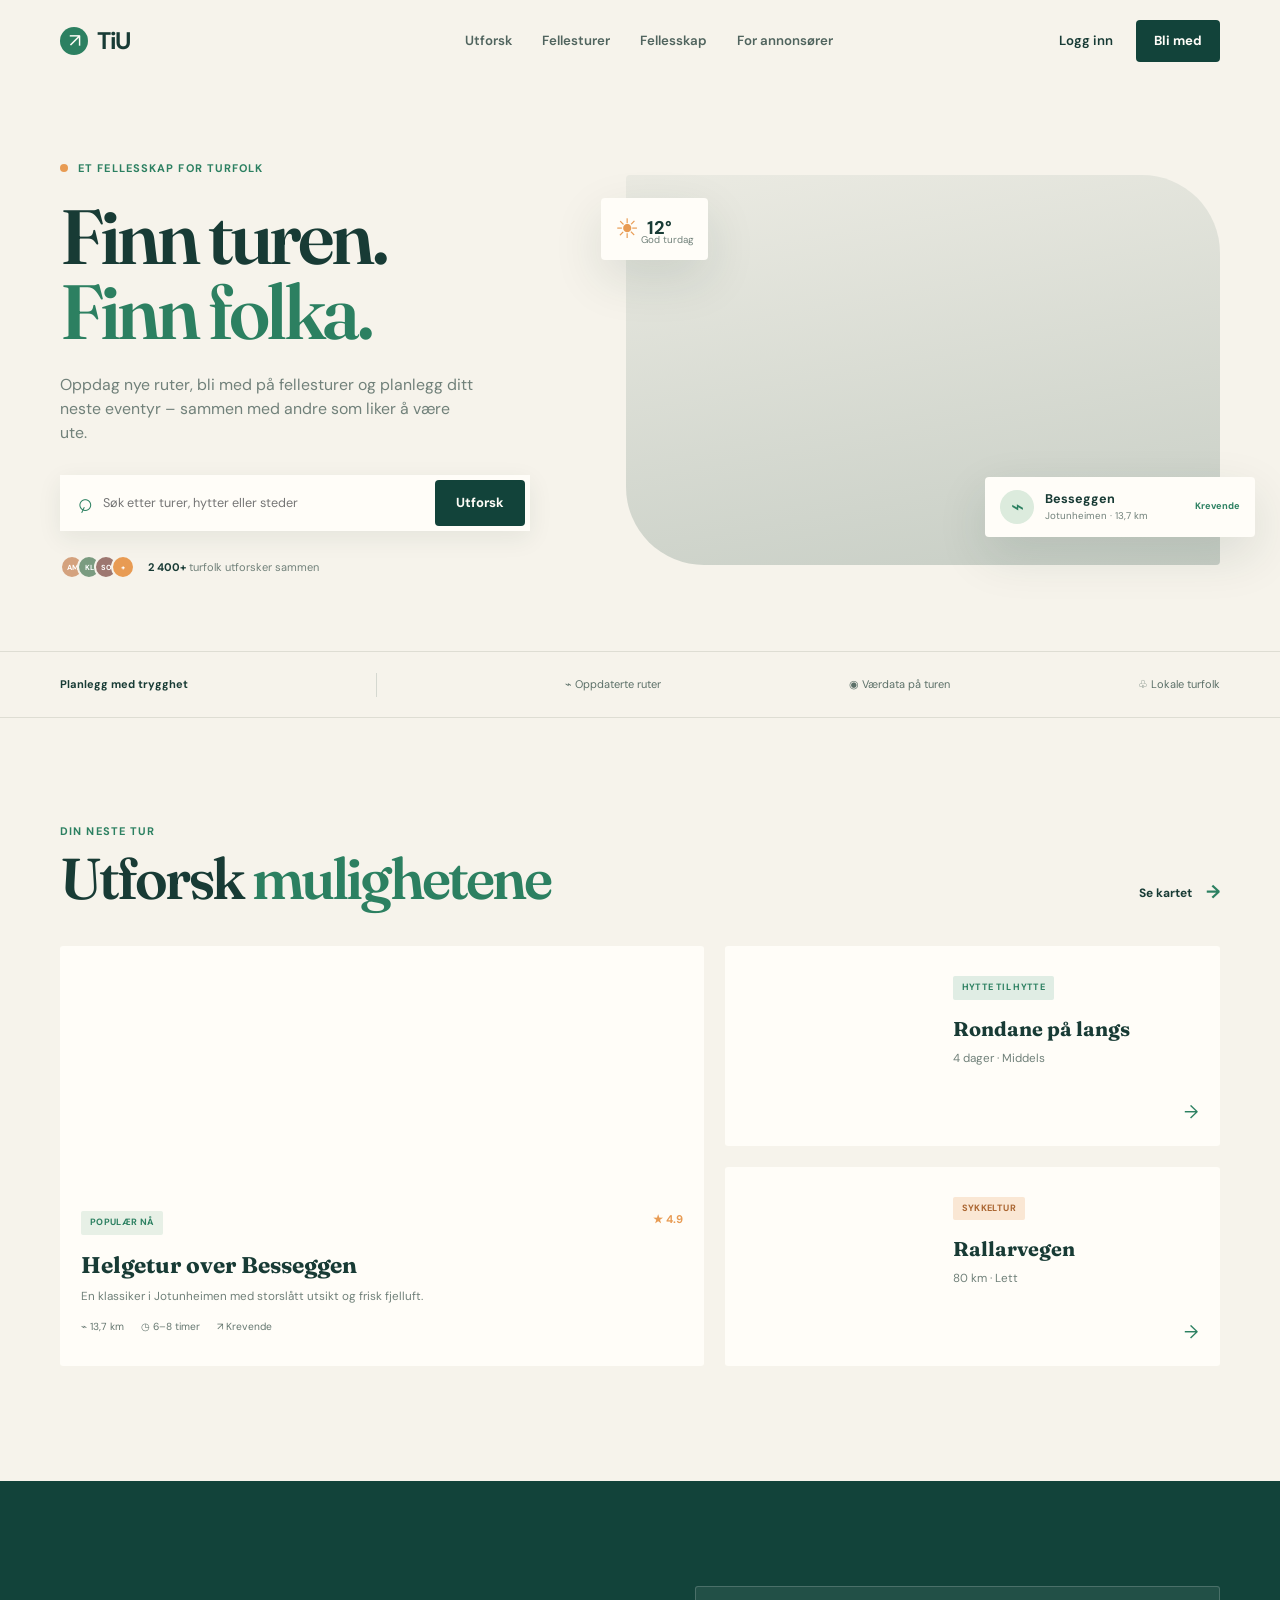
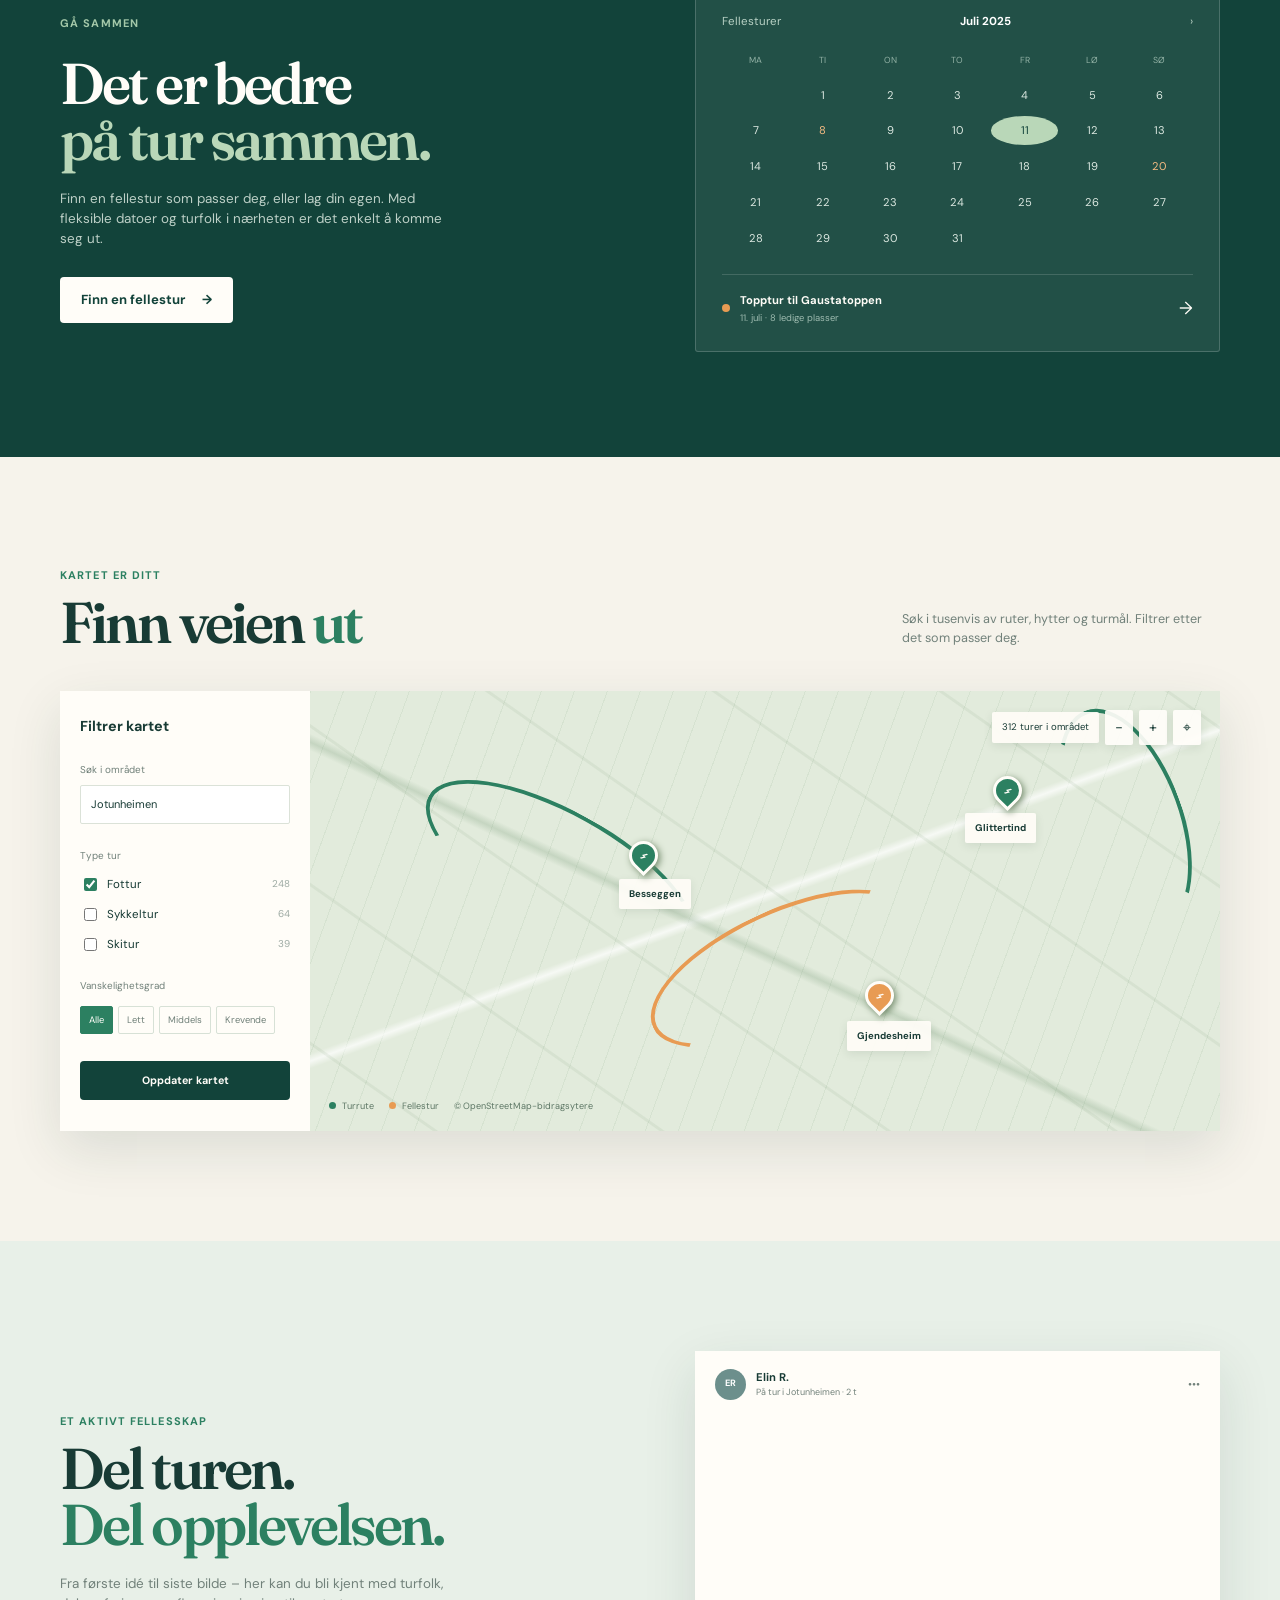
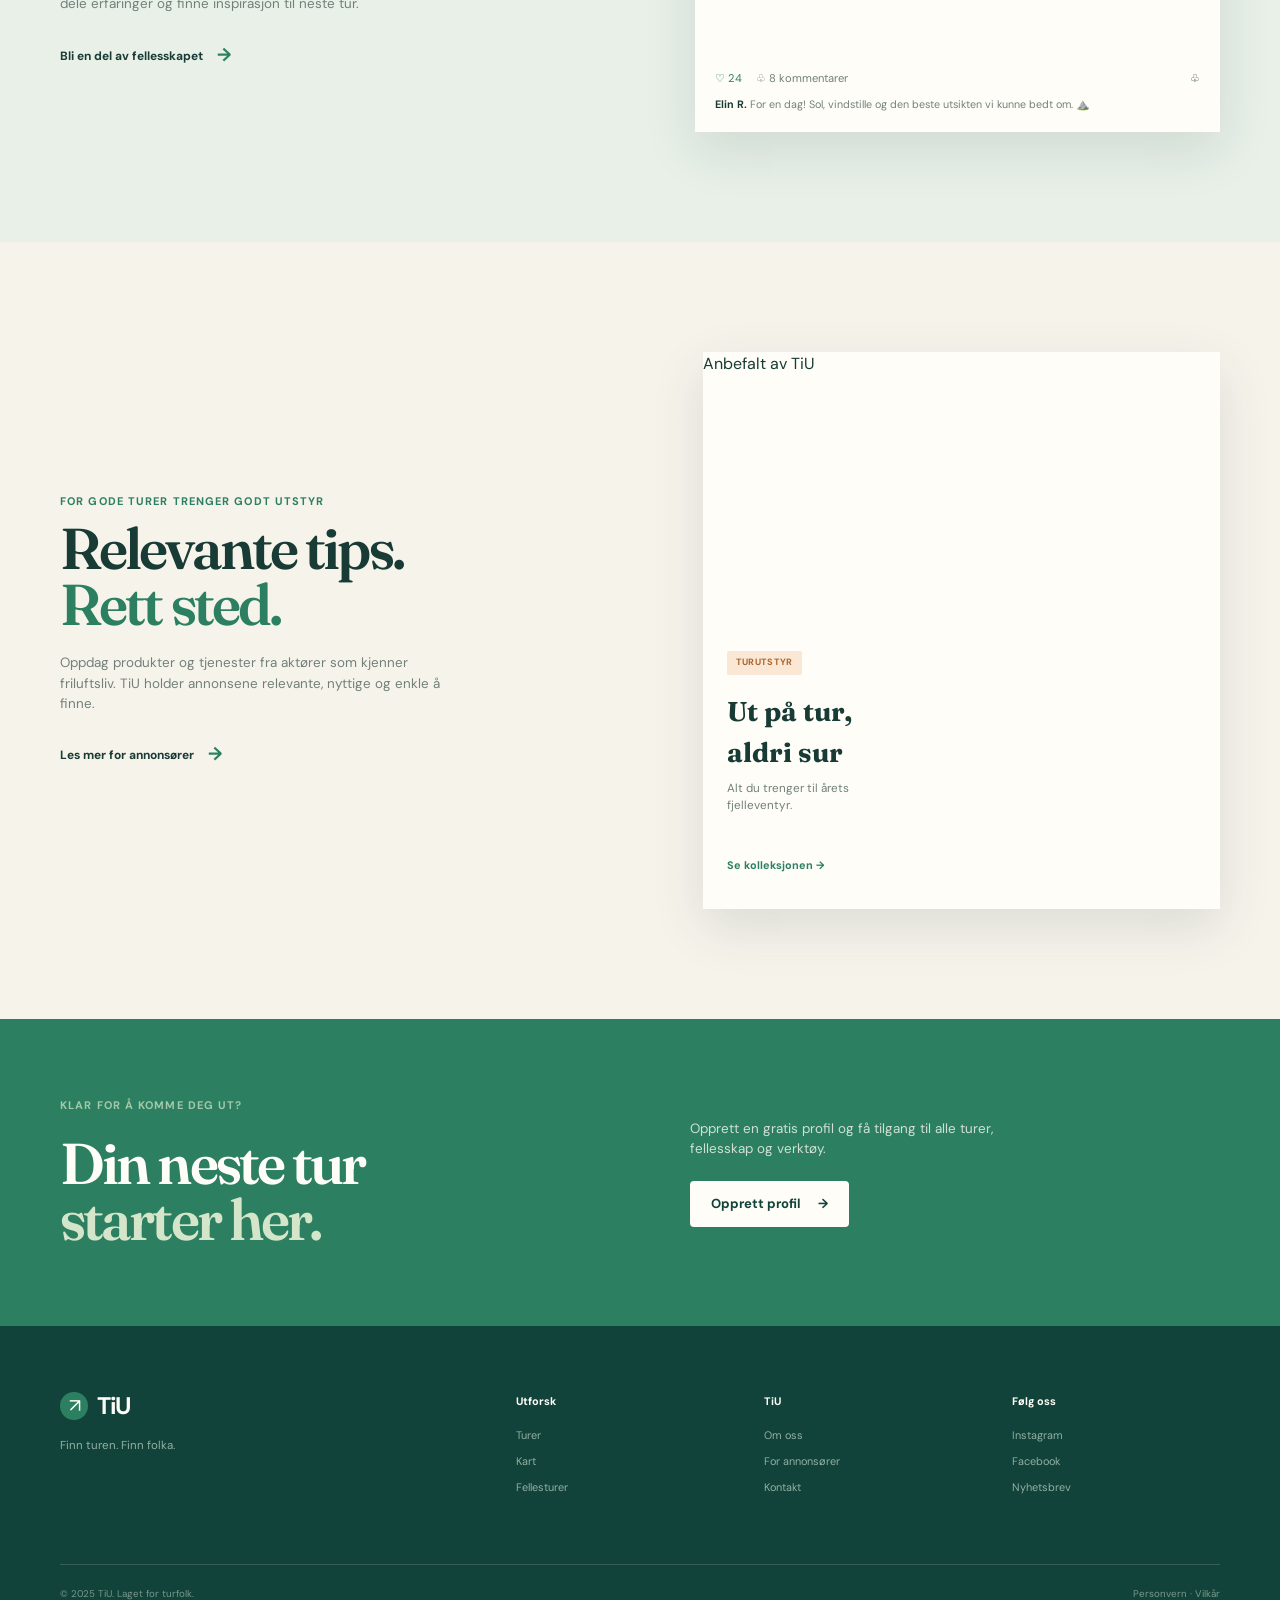
<file: Turapp/Tailwind copilot AI/index.html>
<!doctype html>
<html lang="no">
<head>
  <meta charset="UTF-8">
  <meta name="viewport" content="width=device-width, initial-scale=1.0">
  <meta name="description" content="TiU – finn turen, møt turfolk og planlegg neste eventyr.">
  <title>TiU | Finn turen sammen</title>
  <link rel="preconnect" href="https://fonts.googleapis.com">
  <link rel="preconnect" href="https://fonts.gstatic.com" crossorigin>
  <link href="https://fonts.googleapis.com/css2?family=DM+Sans:wght@400;500;600;700&family=Fraunces:opsz,wght@9..144,600;9..144,700&display=swap" rel="stylesheet">
  <link rel="stylesheet" href="styles.css">
</head>
<body>
  <header class="site-header">
    <a class="brand" href="#top" aria-label="TiU hjem">
      <span class="brand-mark">↗</span>
      <span>TiU</span>
    </a>
    <nav class="main-nav" aria-label="Hovedmeny">
      <a href="#utforsk">Utforsk</a>
      <a href="#fellesturer">Fellesturer</a>
      <a href="#fellesskap">Fellesskap</a>
      <a href="#annonser">For annonsører</a>
    </nav>
    <div class="header-actions">
      <a class="login-link" href="#registrer">Logg inn</a>
      <a class="button button-dark button-small" href="#registrer">Bli med</a>
    </div>
  </header>

  <main id="top">
    <section class="hero section-shell">
      <div class="hero-copy">
        <p class="eyebrow"><span class="eyebrow-dot"></span> Et fellesskap for turfolk</p>
        <h1>Finn turen.<br><em>Finn folka.</em></h1>
        <p class="hero-text">Oppdag nye ruter, bli med på fellesturer og planlegg ditt neste eventyr – sammen med andre som liker å være ute.</p>
        <form class="hero-search" action="#utforsk">
          <span class="search-icon">⌕</span>
          <input type="search" placeholder="Søk etter turer, hytter eller steder" aria-label="Søk etter turer, hytter eller steder">
          <button class="button button-dark" type="submit">Utforsk</button>
        </form>
        <div class="hero-meta">
          <span class="avatars"><i>AM</i><i>KL</i><i>SO</i><i>+</i></span>
          <span><strong>2 400+</strong> turfolk utforsker sammen</span>
        </div>
      </div>
      <div class="hero-visual">
        <div class="hero-photo photo-hero" role="img" aria-label="Fjellandskap ved soloppgang"></div>
        <div class="floating-card floating-route">
          <span class="card-icon green-icon">⌁</span>
          <div><strong>Besseggen</strong><small>Jotunheimen · 13,7 km</small></div>
          <span class="difficulty">Krevende</span>
        </div>
        <div class="floating-card floating-weather"><span>☀</span><strong>12°</strong><small>God turdag</small></div>
      </div>
    </section>

    <section class="trust-strip">
      <div class="section-shell trust-inner">
        <span>Planlegg med trygghet</span><span class="trust-divider"></span>
        <span>⌁ Oppdaterte ruter</span><span>◉ Værdata på turen</span><span>♧ Lokale turfolk</span>
      </div>
    </section>

    <section id="utforsk" class="section-shell explore-section">
      <div class="section-heading">
        <div><p class="eyebrow">Din neste tur</p><h2>Utforsk <em>mulighetene</em></h2></div>
        <a class="text-link" href="#kart">Se kartet <span>→</span></a>
      </div>
      <div class="explore-grid">
        <article class="feature-card large-feature">
          <div class="feature-image photo-besseggen"></div>
          <div class="feature-content"><div class="tag-row"><span class="tag tag-light">Populær nå</span><span class="rating">★ 4.9</span></div><h3>Helgetur over Besseggen</h3><p>En klassiker i Jotunheimen med storslått utsikt og frisk fjelluft.</p><div class="feature-details"><span>⌁ 13,7 km</span><span>◷ 6–8 timer</span><span>↗ Krevende</span></div></div>
        </article>
        <div class="small-features">
          <article class="feature-card horizontal-card"><div class="feature-image photo-cabin"></div><div class="feature-content"><span class="tag tag-green">Hytte til hytte</span><h3>Rondane på langs</h3><p>4 dager · Middels</p><a class="arrow-link" href="#utforsk">→</a></div></article>
          <article class="feature-card horizontal-card"><div class="feature-image photo-bike"></div><div class="feature-content"><span class="tag tag-orange">Sykkeltur</span><h3>Rallarvegen</h3><p>80 km · Lett</p><a class="arrow-link" href="#utforsk">→</a></div></article>
        </div>
      </div>
    </section>

    <section id="fellesturer" class="group-section">
      <div class="section-shell group-layout">
        <div class="group-copy"><p class="eyebrow eyebrow-light">Gå sammen</p><h2>Det er bedre<br><em>på tur sammen.</em></h2><p>Finn en fellestur som passer deg, eller lag din egen. Med fleksible datoer og turfolk i nærheten er det enkelt å komme seg ut.</p><a class="button button-light" href="#registrering">Finn en fellestur <span>→</span></a></div>
        <div class="calendar-card"><div class="calendar-top"><span>Fellesturer</span><strong>Juli 2025</strong><span>›</span></div><div class="calendar-days"><span>MA</span><span>TI</span><span>ON</span><span>TO</span><span>FR</span><span>LØ</span><span>SØ</span></div><div class="calendar-grid"><span></span><span>1</span><span>2</span><span>3</span><span>4</span><span>5</span><span>6</span><span>7</span><span class="has-event">8</span><span>9</span><span>10</span><span class="has-event active">11</span><span>12</span><span>13</span><span>14</span><span>15</span><span>16</span><span>17</span><span>18</span><span>19</span><span class="has-event">20</span><span>21</span><span>22</span><span>23</span><span>24</span><span>25</span><span>26</span><span>27</span><span>28</span><span>29</span><span>30</span><span>31</span></div><div class="calendar-event"><span class="event-dot"></span><div><strong>Topptur til Gaustatoppen</strong><small>11. juli · 8 ledige plasser</small></div><span>→</span></div></div>
      </div>
    </section>

    <section id="kart" class="section-shell map-section">
      <div class="section-heading"><div><p class="eyebrow">Kartet er ditt</p><h2>Finn veien <em>ut</em></h2></div><p class="section-intro">Søk i tusenvis av ruter, hytter og turmål. Filtrer etter det som passer deg.</p></div>
      <div class="map-layout"><aside class="filter-panel"><h3>Filtrer kartet</h3><label>Søk i området<input type="search" value="Jotunheimen" aria-label="Søk i området"></label><div class="filter-label">Type tur</div><label class="check"><input type="checkbox" checked> Fottur <span>248</span></label><label class="check"><input type="checkbox"> Sykkeltur <span>64</span></label><label class="check"><input type="checkbox"> Skitur <span>39</span></label><div class="filter-label">Vanskelighetsgrad</div><div class="pills"><button class="pill selected">Alle</button><button class="pill">Lett</button><button class="pill">Middels</button><button class="pill">Krevende</button></div><button class="button button-dark full-width" type="button">Oppdater kartet</button></aside><div class="map-placeholder"><div class="map-toolbar"><span class="map-result">312 turer i området</span><span class="map-control">−</span><span class="map-control">+</span><span class="map-control">⌖</span></div><div class="map-lines"><span class="route-line route-one"></span><span class="route-line route-two"></span><span class="route-line route-three"></span></div><div class="map-marker marker-one">⌁</div><div class="map-marker marker-two">⌁</div><div class="map-marker marker-three">⌁</div><div class="map-label label-one">Besseggen</div><div class="map-label label-two">Gjendesheim</div><div class="map-label label-three">Glittertind</div><div class="map-legend"><span><i class="legend-green"></i> Turrute</span><span><i class="legend-orange"></i> Fellestur</span><span>© OpenStreetMap-bidragsytere</span></div></div></div>
    </section>

    <section id="fellesskap" class="community-section"><div class="section-shell community-layout"><div><p class="eyebrow">Et aktivt fellesskap</p><h2>Del turen.<br><em>Del opplevelsen.</em></h2><p>Fra første idé til siste bilde – her kan du bli kjent med turfolk, dele erfaringer og finne inspirasjon til neste tur.</p><a class="text-link" href="#registrering">Bli en del av fellesskapet <span>→</span></a></div><div class="social-card"><div class="post-header"><span class="avatar avatar-blue">ER</span><div><strong>Elin R.</strong><small>På tur i Jotunheimen · 2 t</small></div><span class="more">•••</span></div><div class="post-photo photo-social"></div><div class="post-actions">♡ 24 <span>♧ 8 kommentarer</span><span class="save">♧</span></div><p><strong>Elin R.</strong> For en dag! Sol, vindstille og den beste utsikten vi kunne bedt om. ⛰️</p></div></div></section>

    <section id="annonser" class="section-shell partner-section"><div class="partner-copy"><p class="eyebrow">For gode turer trenger godt utstyr</p><h2>Relevante tips.<br><em>Rett sted.</em></h2><p>Oppdag produkter og tjenester fra aktører som kjenner friluftsliv. TiU holder annonsene relevante, nyttige og enkle å finne.</p><a class="text-link" href="#registrering">Les mer for annonsører <span>→</span></a></div><article class="ad-card"><span class="ad-label">Anbefalt av TiU</span><div class="ad-image photo-ad"></div><div class="ad-body"><span class="tag tag-orange">Turutstyr</span><h3>Ut på tur, aldri sur</h3><p>Alt du trenger til årets fjelleventyr.</p><span class="ad-link">Se kolleksjonen →</span></div></article></section>

    <section id="registrering" class="signup-section"><div class="section-shell signup-inner"><div><p class="eyebrow eyebrow-light">Klar for å komme deg ut?</p><h2>Din neste tur<br><em>starter her.</em></h2></div><div><p>Opprett en gratis profil og få tilgang til alle turer, fellesskap og verktøy.</p><a class="button button-light" href="#top">Opprett profil <span>→</span></a></div></div></section>
  </main>
  <footer class="site-footer"><div class="section-shell footer-grid"><div><a class="brand footer-brand" href="#top"><span class="brand-mark">↗</span><span>TiU</span></a><p>Finn turen. Finn folka.</p></div><div><h4>Utforsk</h4><a href="#utforsk">Turer</a><a href="#kart">Kart</a><a href="#fellesturer">Fellesturer</a></div><div><h4>TiU</h4><a href="#fellesskap">Om oss</a><a href="#annonser">For annonsører</a><a href="#registrering">Kontakt</a></div><div><h4>Følg oss</h4><a href="#fellesskap">Instagram</a><a href="#fellesskap">Facebook</a><a href="#fellesskap">Nyhetsbrev</a></div></div><div class="section-shell footer-bottom"><span>© 2025 TiU. Laget for turfolk.</span><span>Personvern · Vilkår</span></div></footer>
</body>
</html>
</file>
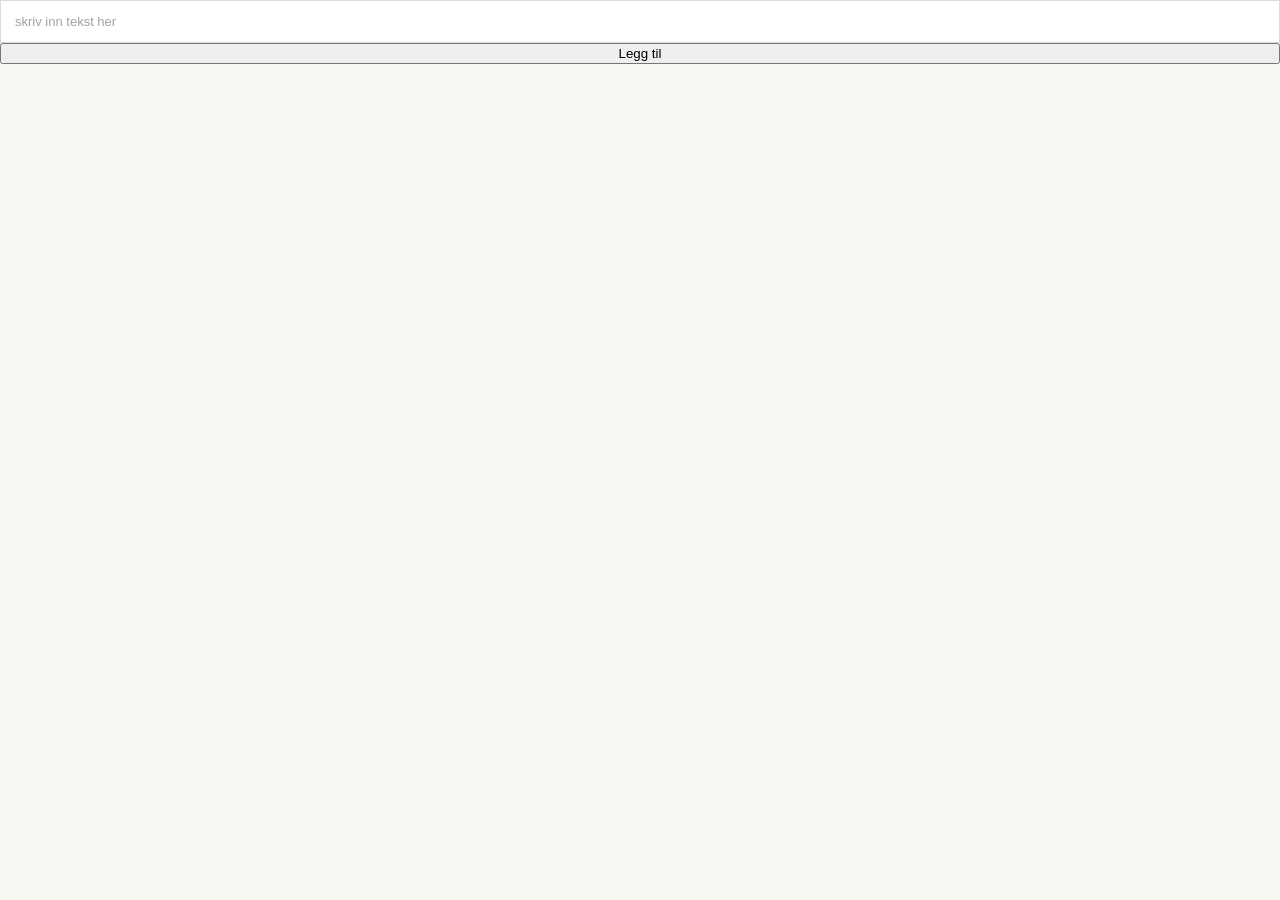
<file: Leksjon2.1.html>
<!doctype html>
<html lang="en">
  <head>
    <meta charset="UTF-8" />
    <meta name="viewport" content="width=device-width, initial-scale=1.0" />
    <title>Document</title>
    <link rel="stylesheet" href="style.css" />
  </head>

  <body>
    <input type="text" id="textInput" placeholder="skriv inn tekst her" />
    <button id="addBtn">Legg til</button>
    <div id="output"></div>
    <script src="script.js"></script>
  </body>
</html>
</file>
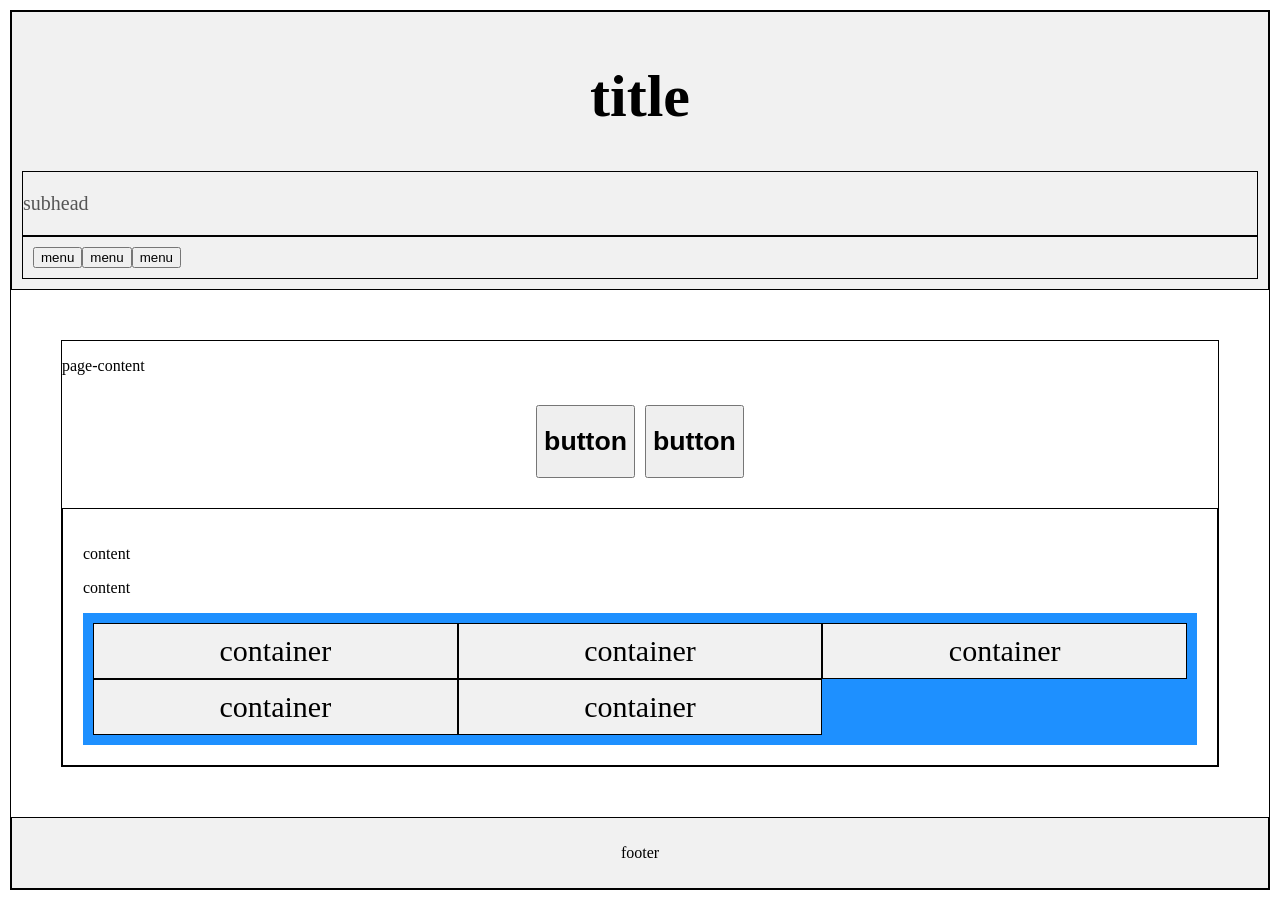
<file: leksjon1/grid.html>
<!DOCTYPE html>
<html>
<head>
<style>
.container {
  display: grid;
  grid-template-columns: auto auto auto;
  background-color: dodgerblue;
  padding: 10px;
}
.container div {
  background-color: #f1f1f1;
  border: 1px solid black;
  padding: 10px;
  font-size: 30px;
  text-align: center;
}
.header {
  background-color: #882020;
  padding: 30px;
  text-align: left;
  font-size: 35px;
}
.title {
  background-color: #f1f1f1;
  border: 1px solid black;
  padding: 10px;
  font-size: 30px;
  text-align: center;
  display: flex;
  flex-direction: column;
}
.menu {
  display: flex;
  justify-content: flex-start;
  align-items: center;
  background-color: #f1f1f1;
  padding: 10px;
  border: 1px solid black;
}
.subhead {
  font-size: 20px;
  color: #555;
  display: flex;
  border: 1px solid black;
}
.button {
  display: flex;
  justify-content: center;
  align-items: center;
  margin-top: 20px;
  border-radius: 5px;
  padding: 10px;
  gap: 10px;
}
body {
  margin: 10px;
  border: 1px solid black;
}
.page-content {
margin: 50px;
border: 1px solid black;
}
#content {
  margin-top: 20px;
  padding: 20px;
  border: 1px solid black;
}
footer {
  background-color: #f1f1f1;
  padding: 10px;
  text-align: center;
  border: 1px solid black;
}
</style>
</head>
<body>
<div class="title">
  <h1>title</h1>
  <div class="subhead">
    <p>subhead</p></div>
  <div class="menu">
    <button>menu</button>
    <button>menu</button>
    <button>menu</button>
  </div>
</div>

 <main class="page-content">  
    <p> page-content</p>  
<div class="button">
    <button onclick="document.getElementById('output').innerHTML = 'Button clicked!'"><h1>button</h1> </button>
    <button onclick="document.getElementById('output').innerHTML = 'Button clicked!'"><h1>button</h1></button>
</div>

<div id="content">
<p>content</p>

<p>content</p>

    <div class="container">
    <div>container</div>
    <div>container</div>
    <div>container</div>  
    <div>container</div>
    <div>container</div>
    </div>
</div>
 </main>
 <footer>
    <p>footer</p>
  </footer>
</body>
</html>
</file>
<file: Turapp/Tailwind copilot AI/styles.css>
:root {
  --ink: #183b35;
  --deep: #12433a;
  --green: #2c8061;
  --mint: #e8f0e8;
  --cream: #f6f3eb;
  --sand: #e7dfd1;
  --orange: #e89b53;
  --muted: #71817a;
  --white: #fffdf8;
  --shadow: 0 18px 50px rgba(24, 59, 53, .12);
}
* { box-sizing: border-box; }
html { scroll-behavior: smooth; }
body { margin: 0; background: var(--cream); color: var(--ink); font-family: 'DM Sans', sans-serif; line-height: 1.5; }
a { color: inherit; text-decoration: none; }
button, input { font: inherit; }
button { cursor: pointer; }
.section-shell { width: min(1160px, calc(100% - 48px)); margin: auto; }
.site-header { height: 82px; display: flex; align-items: center; justify-content: space-between; padding: 0 max(24px, calc((100% - 1160px) / 2)); background: var(--cream); }
.brand { display: flex; align-items: center; gap: 9px; font-size: 1.5rem; font-weight: 700; letter-spacing: -.06em; }
.brand-mark { display: grid; place-items: center; width: 28px; height: 28px; border-radius: 50%; color: var(--white); background: var(--green); font-size: 1.2rem; font-weight: 400; }
.main-nav { display: flex; gap: 30px; margin-left: 110px; font-size: .83rem; font-weight: 600; color: #50645e; }
.main-nav a:hover, .login-link:hover, .text-link:hover { color: var(--green); }
.header-actions { display: flex; align-items: center; gap: 23px; font-size: .83rem; font-weight: 600; }
.button { display: inline-flex; align-items: center; justify-content: center; gap: 17px; border: 0; border-radius: 4px; padding: 13px 21px; font-weight: 700; font-size: .82rem; transition: transform .2s, opacity .2s; }
.button:hover { transform: translateY(-2px); opacity: .9; }
.button-dark { color: var(--white); background: var(--deep); }
.button-light { color: var(--deep); background: var(--white); }
.button-small { padding: 11px 18px; }
.hero { display: grid; grid-template-columns: .9fr 1.1fr; gap: 80px; min-height: 535px; padding-top: 78px; padding-bottom: 72px; align-items: center; }
.eyebrow { display: flex; align-items: center; gap: 10px; color: var(--green); font-size: .69rem; letter-spacing: .1em; text-transform: uppercase; font-weight: 700; }
.eyebrow-dot { width: 8px; height: 8px; border-radius: 50%; background: var(--orange); }
h1, h2, h3, p { margin-top: 0; }
h1, h2 { font-family: Fraunces, Georgia, serif; font-weight: 600; letter-spacing: -.05em; line-height: .98; }
h1 { margin: 22px 0 24px; font-size: clamp(3.5rem, 6vw, 5.3rem); }
h2 { margin-bottom: 20px; font-size: clamp(2.7rem, 4.5vw, 4.2rem); }
em { color: var(--green); font-style: normal; }
.hero-text { max-width: 420px; color: var(--muted); font-size: .99rem; }
.hero-search { display: flex; align-items: center; max-width: 470px; margin-top: 31px; padding: 5px 5px 5px 17px; background: var(--white); box-shadow: 0 7px 24px rgba(30, 66, 56, .08); }
.search-icon { color: var(--green); font-size: 1.6rem; transform: rotate(-20deg); }
.hero-search input { flex: 1; min-width: 0; padding: 10px; border: 0; outline: 0; background: transparent; color: var(--ink); font-size: .79rem; }
.hero-meta { display: flex; align-items: center; gap: 13px; margin-top: 24px; color: var(--muted); font-size: .69rem; }
.hero-meta strong { color: var(--ink); }
.avatars { display: flex; padding-left: 7px; }
.avatars i { display: grid; place-items: center; width: 24px; height: 24px; margin-left: -7px; border: 2px solid var(--cream); border-radius: 50%; background: #d4a27e; color: #fff; font-size: .46rem; font-style: normal; font-weight: 700; }.avatars i:nth-child(2){background:#7a9b80}.avatars i:nth-child(3){background:#9d7770}.avatars i:last-child{background:var(--orange)}
.hero-visual { position: relative; height: 390px; }.hero-photo { height: 100%; border-radius: 4px 78px 4px 78px; }.photo-hero { background: linear-gradient(170deg, rgba(24,73,60,.05), rgba(13,58,45,.2)), url('https://images.unsplash.com/photo-1464822759023-fed622ff2c3b?auto=format&fit=crop&w=1100&q=85') center/cover; }
.floating-card { position: absolute; display: flex; align-items: center; gap: 11px; border-radius: 4px; background: var(--white); box-shadow: var(--shadow); }.floating-route { right: -35px; bottom: 28px; padding: 13px 15px; min-width: 270px; }.floating-route strong, .floating-weather strong { display: block; font-size: .79rem; }.floating-route small, .floating-weather small { display: block; color: var(--muted); font-size: .61rem; }.card-icon { display: grid; place-items: center; width: 34px; height: 34px; border-radius: 50%; font-size: 1.4rem; }.green-icon { color: var(--green); background: #dcebdd; }.difficulty { margin-left: auto; color: var(--green); font-size: .58rem; font-weight: 700; }.floating-weather { top: 23px; left: -25px; padding: 11px 14px; gap: 8px; }.floating-weather > span { color: var(--orange); font-size: 1.7rem; }.floating-weather strong { font-size: 1.15rem; }.floating-weather small { margin-left: -39px; margin-top: 23px; }
.trust-strip { border-top: 1px solid #deddd3; border-bottom: 1px solid #deddd3; }.trust-inner { display: flex; align-items: center; justify-content: space-between; min-height: 65px; color: var(--muted); font-size: .69rem; }.trust-inner > span:not(:first-child) { color: #5c7068; }.trust-inner span:first-child { font-weight: 700; color: var(--ink); }.trust-divider { width: 1px; height: 24px; background: #d5d8d0; }
.explore-section { padding: 105px 0 115px; }.section-heading { display: flex; align-items: end; justify-content: space-between; margin-bottom: 39px; }.section-heading h2 { margin-bottom: 0; }.text-link { display: inline-flex; gap: 14px; align-items: center; font-size: .75rem; font-weight: 700; }.text-link span, .arrow-link, .ad-link { color: var(--green); font-size: 1.15rem; }.explore-grid { display: grid; grid-template-columns: 1.13fr .87fr; gap: 21px; }.feature-card { overflow: hidden; background: var(--white); border-radius: 3px; }.large-feature { min-height: 420px; }.feature-image { background-position: center; background-size: cover; }.large-feature .feature-image { height: 247px; }.photo-besseggen { background-image: url('https://images.unsplash.com/photo-1464278533981-50106e6176b1?auto=format&fit=crop&w=900&q=80'); }.photo-cabin { background-image: url('https://images.unsplash.com/photo-1510798831971-661eb04b3739?auto=format&fit=crop&w=600&q=80'); }.photo-bike { background-image: url('https://images.unsplash.com/photo-1541625602330-2277a4c46182?auto=format&fit=crop&w=600&q=80'); }.feature-content { padding: 18px 21px 20px; position: relative; }.tag-row { display: flex; justify-content: space-between; }.tag { display: inline-block; padding: 5px 9px; border-radius: 2px; font-size: .57rem; font-weight: 700; text-transform: uppercase; letter-spacing: .04em; }.tag-light { color: var(--green); background: #e7f0e6; }.tag-green { color: var(--green); background: #e0ede4; }.tag-orange { color: #aa6530; background: #fae7d4; }.rating { font-size: .7rem; color: var(--orange); font-weight: 700; }.feature-content h3 { margin: 13px 0 6px; font-family: Fraunces, Georgia, serif; font-size: 1.42rem; }.feature-content p { margin-bottom: 14px; color: var(--muted); font-size: .73rem; }.feature-details { display: flex; gap: 17px; color: #64766f; font-size: .64rem; }.small-features { display: grid; gap: 21px; }.horizontal-card { display: grid; grid-template-columns: 42% 58%; min-height: 198px; }.horizontal-card .feature-image { height: 100%; }.horizontal-card .feature-content { padding: 27px 20px; }.horizontal-card h3 { margin-top: 14px; font-size: 1.25rem; }.horizontal-card p { margin-top: 5px; }.arrow-link { position: absolute; right: 22px; bottom: 19px; }
.group-section { background: var(--deep); color: var(--white); }.group-layout { display: grid; grid-template-columns: 1fr 1fr; gap: 110px; padding-top: 105px; padding-bottom: 105px; align-items: center; }.eyebrow-light { color: #a4c8a9; }.group-copy h2 { margin-top: 24px; }.group-copy h2 em { color: #b9d7b8; }.group-copy > p:not(.eyebrow) { max-width: 390px; margin-bottom: 28px; color: #bdd0c7; font-size: .84rem; }.calendar-card { padding: 26px; border: 1px solid rgba(255,255,255,.18); border-radius: 3px; background: rgba(255,255,255,.07); }.calendar-top, .calendar-days, .calendar-grid { display: grid; grid-template-columns: repeat(7, 1fr); }.calendar-top { display: flex; justify-content: space-between; margin-bottom: 24px; color: #b7d0c4; font-size: .72rem; }.calendar-top strong { color: #fff; }.calendar-days { color: #92b1a5; font-size: .55rem; text-align: center; }.calendar-grid { margin: 13px 0 21px; row-gap: 7px; color: #dce8e1; font-size: .7rem; text-align: center; }.calendar-grid span { padding: 6px 0; }.has-event { color: #f5bb82; border-radius: 50%; }.calendar-grid .active { color: var(--deep); background: #b9d7b8; }.calendar-event { display: flex; align-items: center; gap: 10px; border-top: 1px solid rgba(255,255,255,.15); padding-top: 17px; font-size: .7rem; }.calendar-event > span:last-child { margin-left: auto; font-size: 1.1rem; }.event-dot { width: 8px; height: 8px; border-radius: 50%; background: var(--orange); }.calendar-event strong, .calendar-event small { display: block; }.calendar-event small { margin-top: 3px; color: #9ebbb0; font-size: .59rem; }
.map-section { padding: 110px 0; }.section-intro { max-width: 300px; margin: 0 18px 4px 0; color: var(--muted); font-size: .79rem; }.map-layout { display: grid; grid-template-columns: 250px 1fr; min-height: 440px; overflow: hidden; background: var(--white); box-shadow: var(--shadow); }.filter-panel { padding: 25px 20px; }.filter-panel h3 { margin: 0 0 26px; font-size: .9rem; }.filter-panel label:not(.check) { display: block; color: var(--muted); font-size: .62rem; }.filter-panel input[type=search] { width: 100%; margin-top: 7px; padding: 10px; border: 1px solid #dbe2d8; border-radius: 2px; outline: 0; color: var(--ink); font-size: .69rem; }.filter-label { margin: 25px 0 12px; color: var(--muted); font-size: .62rem; }.check { display: flex; align-items: center; gap: 7px; margin: 11px 0; font-size: .72rem; }.check input { accent-color: var(--green); }.check span { margin-left: auto; color: #9ca9a2; font-size: .62rem; }.pills { display: flex; flex-wrap: wrap; gap: 5px; }.pill { padding: 6px 8px; border: 1px solid #d7e1d6; border-radius: 2px; color: var(--muted); background: transparent; font-size: .59rem; }.pill.selected { color: var(--white); border-color: var(--green); background: var(--green); }.full-width { width: 100%; margin-top: 27px; padding: 11px; font-size: .67rem; }.map-placeholder { position: relative; overflow: hidden; background-color: #e2ebdc; background-image: linear-gradient(25deg, transparent 44%, rgba(123,157,123,.28) 45%, transparent 46%), linear-gradient(160deg, transparent 47%, rgba(255,255,255,.7) 48%, transparent 49%), repeating-linear-gradient(110deg, rgba(126,163,126,.12) 0 1px, transparent 1px 31px); }.map-placeholder:before { content: ''; position: absolute; inset: 0; opacity: .5; background: repeating-linear-gradient(35deg, transparent 0 70px, rgba(110,143,105,.2) 71px 73px, transparent 74px 130px); }.map-toolbar { position: absolute; z-index: 3; top: 19px; right: 19px; display: flex; gap: 6px; align-items: center; }.map-result, .map-control, .map-label { padding: 8px 10px; border-radius: 2px; background: rgba(255,253,248,.92); box-shadow: 0 3px 10px rgba(40,70,45,.1); font-size: .6rem; }.map-control { padding: 7px 10px; font-size: .9rem; }.map-lines { position: absolute; inset: 0; }.route-line { position: absolute; display: block; width: 300px; height: 115px; border: 4px solid var(--green); border-color: var(--green) transparent transparent var(--green); border-radius: 50%; transform: rotate(29deg); }.route-one { top: 120px; left: 100px; }.route-two { top: 220px; left: 330px; width: 280px; border-color: var(--orange) transparent transparent var(--orange); transform: rotate(-25deg); }.route-three { top: 70px; right: -20px; width: 230px; transform: rotate(70deg); }.map-marker { position: absolute; z-index: 2; display: grid; place-items: center; width: 29px; height: 29px; border: 3px solid var(--white); border-radius: 50% 50% 50% 0; color: var(--white); background: var(--green); box-shadow: 0 3px 7px #738b6c; transform: rotate(-45deg); }.map-marker::first-letter { transform: rotate(45deg); }.marker-one { top: 150px; left: 35%; }.marker-two { top: 290px; left: 61%; background: var(--orange); }.marker-three { top: 85px; left: 75%; }.map-label { position: absolute; color: var(--ink); font-weight: 700; }.label-one { top: 188px; left: 34%; }.label-two { top: 330px; left: 59%; }.label-three { top: 122px; left: 72%; }.map-legend { position: absolute; bottom: 17px; left: 19px; z-index: 2; display: flex; gap: 15px; color: #5c7664; font-size: .57rem; }.map-legend i { display: inline-block; width: 7px; height: 7px; margin-right: 4px; border-radius: 50%; background: var(--green); }.map-legend .legend-orange { background: var(--orange); }
.community-section { padding: 110px 0; background: var(--mint); }.community-layout { display: grid; grid-template-columns: 1fr 1fr; gap: 110px; align-items: center; }.community-layout > div:first-child > p:not(.eyebrow) { max-width: 385px; margin-bottom: 28px; color: var(--muted); font-size: .84rem; }.social-card { padding: 13px; background: var(--white); box-shadow: var(--shadow); }.post-header { display: flex; align-items: center; gap: 10px; padding: 5px 7px 12px; }.avatar { display: grid; place-items: center; width: 31px; height: 31px; border-radius: 50%; color: white; background: #bf8f79; font-size: .57rem; font-weight: 700; }.avatar-blue { background: #6c8f8c; }.post-header strong, .post-header small { display: block; }.post-header strong { font-size: .7rem; }.post-header small { color: var(--muted); font-size: .56rem; }.more { margin-left: auto; color: var(--muted); font-size: .7rem; }.post-photo { height: 245px; }.photo-social { background: url('https://images.unsplash.com/photo-1500534623283-312aade485b7?auto=format&fit=crop&w=900&q=80') center/cover; }.post-actions { display: flex; gap: 14px; padding: 13px 7px 5px; color: var(--green); font-size: .7rem; }.post-actions span { color: var(--muted); }.post-actions .save { margin-left: auto; color: var(--ink); }.social-card p { padding: 0 7px; margin: 5px 0 7px; color: var(--muted); font-size: .67rem; }.social-card p strong { color: var(--ink); }
.partner-section { display: grid; grid-template-columns: 1fr 1fr; gap: 125px; align-items: center; padding: 110px 0; }.partner-copy > p:not(.eyebrow) { max-width: 380px; margin-bottom: 27px; color: var(--muted); font-size: .84rem; }.ad-card { display: grid; grid-template-columns: 45% 55%; background: var(--white); box-shadow: var(--shadow); }.ad-image { min-height: 260px; }.photo-ad { background: url('https://images.unsplash.com/photo-1551632811-561732d1e306?auto=format&fit=crop&w=700&q=80') center/cover; }.ad-body { padding: 36px 24px; }.ad-body h3 { margin: 16px 0 7px; font-family: Fraunces, Georgia, serif; font-size: 1.7rem; }.ad-body p { color: var(--muted); font-size: .73rem; }.ad-link { display: block; margin-top: 42px; font-size: .68rem; font-weight: 700; }
.signup-section { background: var(--green); color: var(--white); }.signup-inner { display: grid; grid-template-columns: 1fr 1fr; gap: 100px; align-items: center; padding: 78px 0; }.signup-inner h2 { margin-top: 22px; margin-bottom: 0; }.signup-inner h2 em { color: #d4e5c9; }.signup-inner > div:last-child { max-width: 310px; color: #d0e0d4; font-size: .84rem; }.signup-inner > div:last-child p { margin-bottom: 22px; }
.site-footer { padding: 62px 0 30px; background: var(--deep); color: #c8dad0; }.footer-grid { display: grid; grid-template-columns: 2fr 1fr 1fr 1fr; gap: 40px; padding-bottom: 58px; }.footer-brand { color: var(--white); }.footer-grid p { margin-top: 13px; font-size: .72rem; color: #91b0a2; }.footer-grid h4 { margin: 5px 0 17px; color: var(--white); font-size: .68rem; }.footer-grid div:not(:first-child) a { display: block; margin: 10px 0; color: #91b0a2; font-size: .68rem; }.footer-grid a:hover { color: var(--white); }.footer-bottom { display: flex; justify-content: space-between; border-top: 1px solid rgba(255,255,255,.15); padding-top: 22px; color: #78988b; font-size: .61rem; }
@media (max-width: 900px) { .main-nav { gap: 14px; margin-left: 0; }.hero { gap: 40px; }.group-layout, .community-layout { gap: 50px; }.partner-section { gap: 50px; }.floating-route { right: -10px; } }
@media (max-width: 700px) { .section-shell { width: min(100% - 32px, 560px); }.site-header { height: 70px; padding: 0 16px; }.main-nav { display: none; }.header-actions { gap: 12px; }.login-link { display: none; }.hero { display: flex; flex-direction: column; align-items: stretch; gap: 38px; padding-top: 52px; }.hero-visual { height: 310px; }.floating-route { right: 8px; bottom: 18px; min-width: 240px; }.floating-weather { left: 8px; }.trust-inner { flex-wrap: wrap; gap: 13px; padding: 16px 0; }.trust-divider { display: none; }.trust-inner > span:not(:first-child) { width: 30%; }.explore-section, .map-section, .community-section, .partner-section { padding: 70px 0; }.section-heading { align-items: start; flex-direction: column; gap: 20px; }.explore-grid, .map-layout, .group-layout, .community-layout, .partner-section, .signup-inner { grid-template-columns: 1fr; gap: 32px; }.group-layout { padding-top: 70px; padding-bottom: 70px; }.map-layout { display: flex; flex-direction: column; }.filter-panel { order: 1; }.map-placeholder { min-height: 390px; }.section-intro { margin: 0; }.community-layout { display: grid; }.partner-section { padding-top: 70px; padding-bottom: 70px; }.signup-inner { padding: 60px 0; gap: 20px; }.footer-grid { grid-template-columns: 1fr 1fr; gap: 30px; }.footer-grid > div:first-child { grid-column: span 2; }.footer-bottom { gap: 15px; flex-direction: column; }.horizontal-card { min-height: 170px; }.large-feature .feature-image { height: 220px; } }
@media (max-width: 420px) { h1 { font-size: 3.3rem; }.hero-search .button { padding: 12px 14px; }.floating-route { min-width: 225px; }.trust-inner > span:not(:first-child) { width: 100%; }.ad-card { display: block; }.ad-image { min-height: 190px; }.footer-grid { grid-template-columns: 1fr 1fr; } }
</file>
<file: style.css>
:root {
  --ink: #17291e;
  --muted: #68756b;
  --paper: #f7f6f0;
  --cream: #e8eee1;
  --lime: #d7f35b;
  --orange: #ef744d;
  --line: #d8ded4;
  --serif: "Fraunces", Georgia, serif;
  --sans: "DM Sans", sans-serif;
  --grid-border: rgba(23, 41, 30, .16);
}

* { box-sizing: border-box; }
html { scroll-behavior: smooth; }
body { display: grid; grid-template-rows: auto 1fr auto; margin: 0; background: var(--paper); color: var(--ink); font-family: var(--sans); }
header, main, section, nav, form, article, aside, footer { border: 1px solid var(--grid-border); }
main { display: grid; }
a { color: inherit; text-decoration: none; }
.site-header { align-items: center; display: grid; grid-template-columns: 1fr auto 1fr; justify-content: space-between; max-width: 1240px; margin: auto; padding: 26px 36px; width: 100%; }
.brand { align-items: center; display: flex; font-size: 20px; font-weight: 700; gap: 9px; letter-spacing: -.5px; }
.brand-mark { align-items: center; background: var(--lime); border-radius: 50%; display: inline-flex; font-size: 18px; height: 27px; justify-content: center; transform: rotate(-16deg); width: 27px; }
.main-nav { display: grid; gap: 34px; grid-auto-flow: column; margin-left: 100px; }
.main-nav a { color: #536058; font-size: 13px; font-weight: 500; }
.main-nav a:hover, .header-action:hover { color: var(--orange); }
.header-action { border: 1px solid var(--ink); font-size: 13px; font-weight: 600; justify-self: end; padding: 8px 10px; }
.header-action span { color: var(--orange); font-size: 18px; margin-left: 9px; }
.hero { display: grid; gap: 6%; grid-template-columns: .82fr 1.18fr; margin: 43px auto 100px; max-width: 1240px; padding: 0 36px; }
.hero-copy { align-self: center; border: 1px solid var(--grid-border); display: grid; padding: 22px 0 0 58px; }
.eyebrow { color: var(--orange); font-size: 10px; font-weight: 700; letter-spacing: 1.7px; margin: 0 0 22px; text-transform: uppercase; }
.eyebrow-dot { background: var(--orange); border-radius: 50%; display: inline-block; height: 6px; margin: 0 7px 1px 0; width: 6px; }
h1, h2, h3, p { margin-top: 0; }
h1 { font-family: var(--serif); font-size: clamp(54px, 6vw, 82px); font-weight: 600; letter-spacing: -4px; line-height: .94; margin-bottom: 28px; }
h1 em, h2 em { color: var(--orange); font-style: normal; }
.hero-text { color: var(--muted); font-size: 16px; line-height: 1.65; max-width: 340px; }
.primary-button, .form-button { align-items: center; background: var(--ink); color: white; display: inline-flex; font-size: 13px; font-weight: 600; justify-content: space-between; }
.primary-button { border-radius: 2px; margin-top: 20px; padding: 15px 18px; width: 207px; }
.primary-button span, .form-button span { color: var(--lime); font-size: 19px; }
.hero-note { align-items: center; color: var(--muted); display: flex; font-size: 11px; gap: 10px; margin-top: 45px; }
.hero-note strong { color: var(--ink); }
.avatar-stack { display: flex; }
.avatar-stack i { align-items: center; background: #efc8ad; border: 2px solid var(--paper); border-radius: 50%; color: #824f39; display: flex; font-size: 8px; font-style: normal; height: 26px; justify-content: center; margin-right: -7px; width: 26px; }
.avatar-stack i:nth-child(2) { background: #c0d9be; color: #30553c; }.avatar-stack i:nth-child(3) { background: #d4c1dc; color: #5c4168; }
.hero-visual { border: 1px solid var(--grid-border); min-height: 535px; position: relative; }
.hero-visual img { height: 100%; object-fit: cover; width: 100%; }
.image-caption { bottom: 16px; color: #fff; font-size: 10px; left: 18px; letter-spacing: 1px; position: absolute; text-transform: uppercase; }
.weather-stamp { align-items: center; background: var(--lime); bottom: 32px; display: flex; gap: 10px; padding: 13px 17px; position: absolute; right: -27px; transform: rotate(-3deg); }
.weather-stamp strong, .weather-stamp small { display: block; }.weather-stamp strong { font-size: 11px; }.weather-stamp small { color: #536040; font-size: 9px; margin-top: 3px; }.sun-icon { font-size: 26px; }
.planning-section { background: var(--cream); display: grid; gap: 10%; grid-template-columns: .8fr 1.2fr; padding: 100px max(36px, calc((100% - 1120px) / 2)); }
.section-intro { border: 1px solid var(--grid-border); display: grid; padding-left: 20px; }.section-intro h2, .inspiration h2 { font-family: var(--serif); font-size: clamp(40px, 4.5vw, 59px); letter-spacing: -2.5px; line-height: .98; margin-bottom: 26px; }.section-intro > p:last-child { color: var(--muted); font-size: 14px; line-height: 1.65; max-width: 300px; }
.trip-form { background: var(--paper); border: 1px solid var(--ink); display: grid; max-width: 510px; padding: 31px 36px 36px; }.form-heading { border-bottom: 1px solid var(--line); display: grid; font-family: var(--serif); font-size: 20px; gap: 8px; grid-template-columns: 1fr auto; justify-content: space-between; padding-bottom: 18px; }.form-status { color: #72806f; font-family: var(--sans); font-size: 9px; font-weight: 700; letter-spacing: .5px; text-transform: uppercase; }.form-status::first-letter { color: #72a363; }
.trip-form label { display: block; font-size: 10px; font-weight: 700; letter-spacing: .4px; margin: 22px 0 9px; text-transform: uppercase; }.input-shell { position: relative; }.input-icon { color: var(--orange); font-size: 22px; left: 14px; position: absolute; top: 9px; }input { background: #fff; border: 1px solid var(--line); border-radius: 0; color: var(--ink); font-family: var(--sans); font-size: 13px; min-height: 43px; padding: 0 14px; width: 100%; }input::placeholder { color: #9ca69e; }.input-shell input { padding-left: 43px; }.form-grid { display: grid; gap: 16px; grid-template-columns: 1fr 1fr; }
.flexible-callout { align-items: center; background: #e9f2d4; display: grid; gap: 12px; grid-template-columns: auto 1fr auto; margin-top: 24px; padding: 13px; }.spark { color: #83a13b; font-size: 22px; }.flexible-callout strong, .flexible-callout small { display: block; }.flexible-callout strong { font-size: 11px; }.flexible-callout small { color: var(--muted); font-size: 10px; margin-top: 3px; }.flexible-callout input { display: none; }.toggle { background: #9cae71; border-radius: 20px; cursor: pointer; height: 20px; margin: 0 !important; padding: 3px; width: 35px; }.toggle span { background: white; border-radius: 50%; display: block; height: 14px; margin-left: 12px; width: 14px; }.form-button { border: 0; cursor: pointer; margin-top: 24px; padding: 15px 18px; width: 100%; }
.feature-strip { border-bottom: 1px solid var(--line); display: grid; gap: 40px; grid-template-columns: repeat(3, 1fr); margin: auto; max-width: 1120px; padding: 55px 0; }.feature { border: 1px solid var(--grid-border); display: grid; gap: 18px; grid-template-columns: auto 1fr; padding: 18px; }.feature-number { color: var(--orange); font-family: var(--serif); font-size: 21px; }.feature h3 { font-family: var(--serif); font-size: 19px; margin: 0 0 7px; }.feature p { color: var(--muted); font-size: 11px; line-height: 1.5; margin: 0; max-width: 180px; }
.inspiration { margin: auto; max-width: 1120px; padding: 100px 0 120px; }.inspiration-heading { align-items: end; border: 1px solid var(--grid-border); display: grid; grid-template-columns: 1fr auto; justify-content: space-between; margin-bottom: 28px; padding: 18px; }.inspiration-heading .eyebrow { margin-bottom: 16px; }.inspiration h2 { font-size: 42px; margin: 0; }.inspiration-heading > a { border: 1px solid var(--ink); font-size: 12px; font-weight: 600; padding: 8px 10px; }.inspiration-heading > a span { color: var(--orange); font-size: 18px; margin-left: 10px; }.trail-grid { display: grid; gap: 18px; grid-template-columns: 1.25fr 1fr .75fr; }.trail-card { border: 1px solid var(--grid-border); height: 300px; overflow: hidden; position: relative; }.trail-card img { height: 100%; object-fit: cover; transition: transform .5s ease; width: 100%; }.trail-card:hover img { transform: scale(1.04); }.trail-overlay { bottom: 0; color: white; left: 0; padding: 22px; position: absolute; text-shadow: 0 1px 12px #1b2820; }.trail-overlay h3 { font-family: var(--serif); font-size: 27px; margin: 10px 0 3px; }.trail-overlay p { font-size: 10px; margin: 0; }.difficulty { border: 1px solid rgba(255,255,255,.7); font-size: 9px; padding: 5px 8px; }.ad-space { align-items: center; background: var(--orange); color: #fff6e5; display: grid; grid-template-rows: auto auto auto auto auto; justify-content: center; min-height: 300px; padding: 20px; text-align: center; }.ad-label { justify-self: end; font-size: 8px; letter-spacing: 1.2px; opacity: .7; text-transform: uppercase; }.ad-icon { font-size: 31px; margin: 18px 0 5px; }.ad-space h3 { font-family: var(--serif); font-size: 23px; line-height: 1.05; margin: 0 0 13px; }.ad-space p { font-size: 11px; line-height: 1.5; }.ad-space a { border-bottom: 1px solid #fff6e5; font-size: 10px; margin-top: 5px; padding-bottom: 3px; }
footer { align-items: center; background: var(--ink); color: #b9c5b9; display: grid; font-size: 10px; grid-template-columns: 1fr auto auto; justify-content: space-between; padding: 27px max(36px, calc((100% - 1120px) / 2)); }footer .brand { color: white; font-size: 17px; }footer .brand-mark { color: var(--ink); font-size: 15px; height: 23px; width: 23px; }
@media (max-width: 800px) { .site-header { padding: 20px; }.main-nav { display: none; }.header-action { font-size: 11px; }.hero { display: flex; flex-direction: column; gap: 40px; margin: 15px auto 70px; padding: 0 20px; }.hero-copy { padding: 25px 10px 0; }.hero-visual { min-height: 410px; }.weather-stamp { bottom: 20px; right: 12px; }.planning-section { display: flex; flex-direction: column; gap: 42px; padding: 70px 30px; }.section-intro { padding-left: 0; }.trip-form { padding: 25px 20px 25px; }.feature-strip { gap: 30px; grid-template-columns: 1fr; margin: 0 30px; padding: 45px 0; }.inspiration { padding: 70px 20px 80px; }.inspiration-heading { align-items: start; flex-direction: column; gap: 22px; }.trail-grid { grid-template-columns: 1fr 1fr; }.trail-large { grid-column: span 2; }.ad-space { min-height: 250px; }.trail-card { height: 260px; }footer { align-items: flex-start; flex-direction: column; gap: 13px; padding: 25px 20px; } }
@media (max-width: 460px) { h1 { font-size: 52px; }.hero-visual { min-height: 350px; }.form-grid { gap: 8px; }.trail-grid { display: flex; flex-direction: column; }.trail-card, .ad-space { min-height: 270px; }.trail-large { height: 300px; } }
</file>
